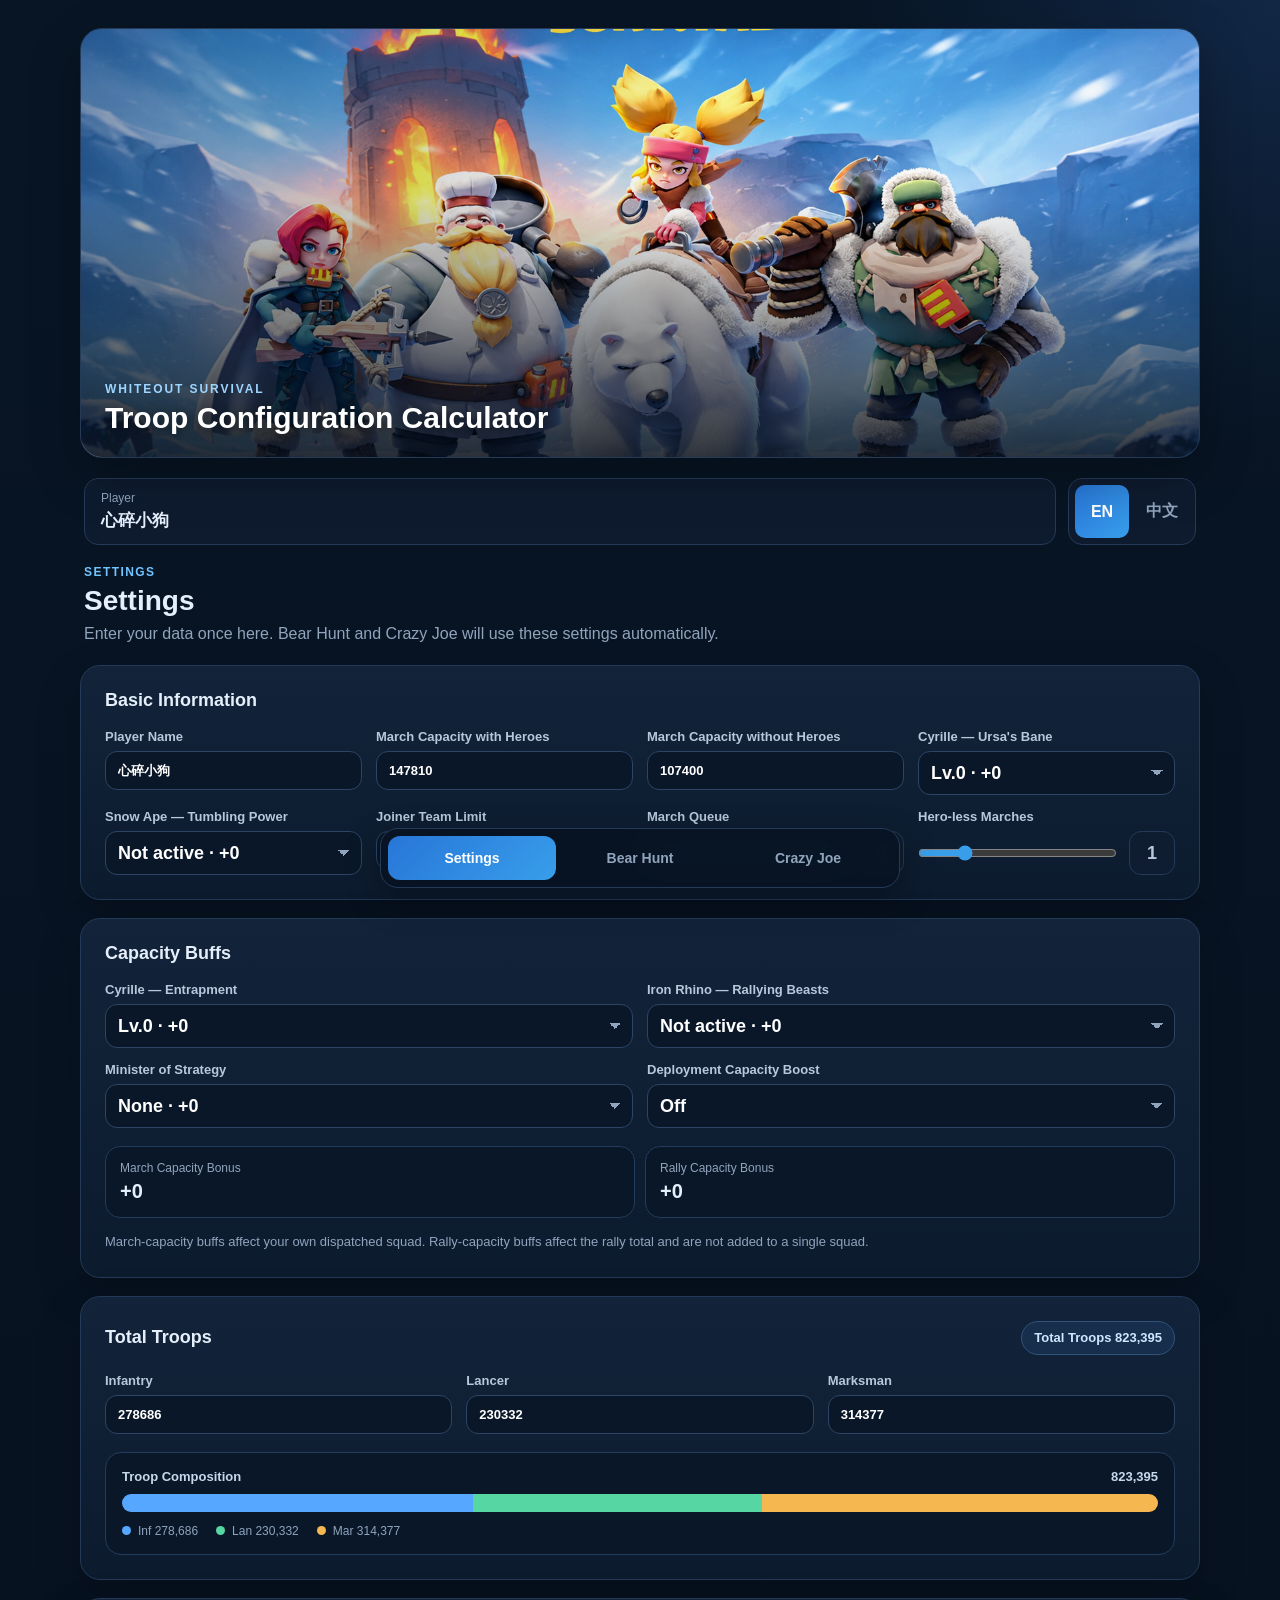
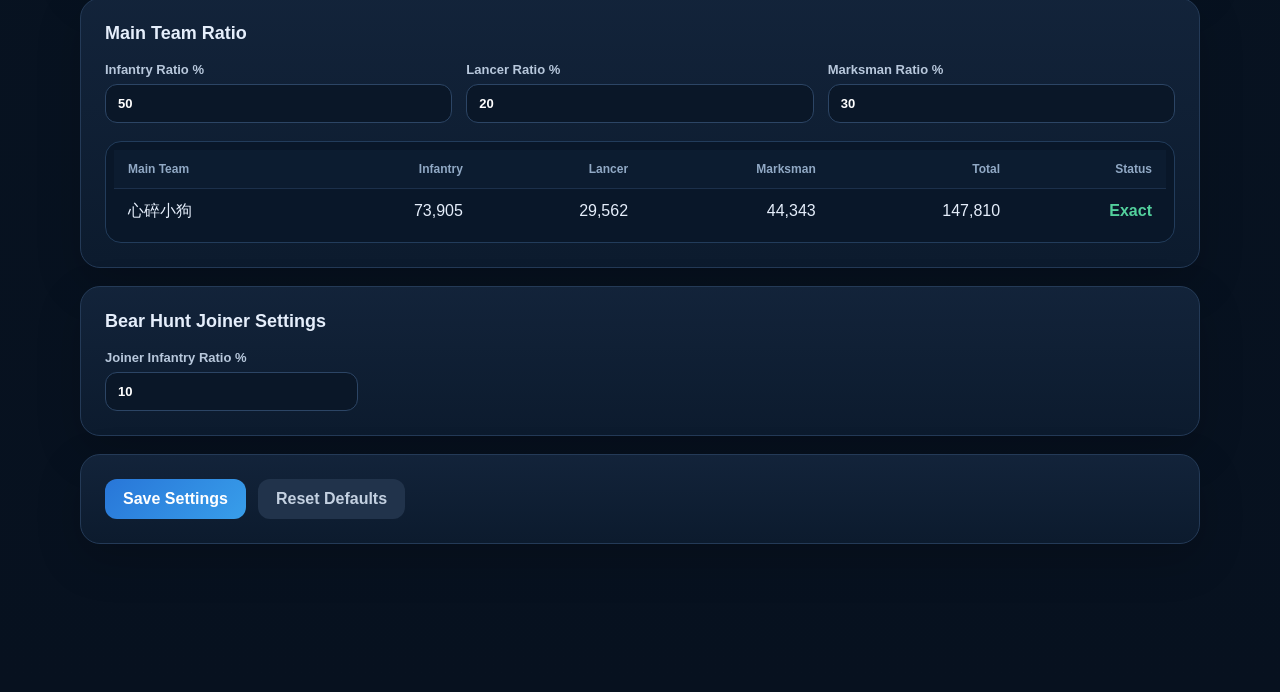
<file: index.html>
<!DOCTYPE html>
<html lang="zh-Hant">
<head>
  <meta charset="UTF-8">
  <meta name="viewport" content="width=device-width, initial-scale=1.0">
  <meta http-equiv="Cache-Control" content="no-cache, no-store, must-revalidate">
  <meta http-equiv="Pragma" content="no-cache">
  <meta http-equiv="Expires" content="0">
  <meta name="theme-color" content="#07111f">
  <title>Troop Ratio | Settings</title>
  <link rel="stylesheet" href="style.css?v=20261118-slider1">
</head>
<body data-page="settings">
  <main class="app"><section class="page-banner home-banner" aria-label="Whiteout Survival">
      <img src="assets/home.png?v=20261118-user1" alt="Whiteout Survival">
      <div class="page-banner-overlay">
        <div>
          <p>WHITEOUT SURVIVAL</p>
          <strong id="bannerTitle">Troop Configuration Calculator</strong>
        </div>
      </div>
    </section>

    <header class="hero player-only">
      <div class="player-toolbar">
        <div class="player-box">
          <span id="playerLabel">Player</span>
          <strong id="playerDisplay">心碎小狗</strong>
        </div>
        <div class="lang-switch" aria-label="Language">
          <button type="button" id="langEn" class="active">EN</button>
          <button type="button" id="langZh">中文</button>
        </div>
      </div>
    </header>

    

    <section class="page-title">
      <p class="kicker" id="settingsKicker">Settings</p>
      <h2 id="settingsTitle">Settings</h2>
      <p id="settingsDesc">Enter your data once here. Bear Hunt and Crazy Joe will use these settings automatically.</p>
    </section>

    <section class="card">
      <div class="section-head"><h3 id="basicTitle">Basic Information</h3></div>
      <div class="input-grid">
        <label><span id="labelPlayerName">Player Name</span><input id="playerName" type="text" value="心碎小狗"></label>
        <label><span id="labelWithHeroes">March Capacity with Heroes</span><input id="withHeroesCap" type="number" value="147810" min="0"></label>
        <label><span id="labelWithoutHeroes">March Capacity without Heroes</span><input id="withoutHeroesCap" type="number" value="107400" min="0"></label>
        <label><span id="labelCyrille">Cyrille — Ursa's Bane</span>
          <select id="cyrilleBonus">
            <option value="0">Lv.0 · +0</option>
            <option value="3000">Lv.1 · +3,000</option>
            <option value="6000">Lv.2 · +6,000</option>
            <option value="9000">Lv.3 · +9,000</option>
            <option value="12000">Lv.4 · +12,000</option>
            <option value="15000">Lv.5 · +15,000</option>
            <option value="18000">Lv.6 · +18,000</option>
            <option value="21000">Lv.7 · +21,000</option>
            <option value="24000">Lv.8 · +24,000</option>
            <option value="27000">Lv.9 · +27,000</option>
            <option value="30000">Lv.10 · +30,000</option>
          </select>
        </label>
        <label><span id="labelPet">Snow Ape — Tumbling Power</span>
          <select id="petBonus">
            <option value="0" data-en="Not active · +0" data-zh="未啟用 · +0">Not active · +0</option>
            <option value="1500">Lv.10 · +1,500</option>
            <option value="3000">Lv.20 · +3,000</option>
            <option value="4500">Lv.30 · +4,500</option>
            <option value="6000">Lv.40 · +6,000</option>
            <option value="7500">Lv.50 · +7,500</option>
            <option value="9000">Lv.60 · +9,000</option>
            <option value="10500">Lv.70 · +10,500</option>
            <option value="12000">Lv.80 · +12,000</option>
            <option value="13500">Lv.90 · +13,500</option>
            <option value="15000">Lv.100 · +15,000</option>
          </select>
        </label>
        <label><span id="labelJoinerLimit">Joiner Team Limit</span><input id="joinerLimit" type="number" value="97000" min="0"></label>
        <label><span id="labelMarchQueue">March Queue</span>
          <div class="range-row">
            <input id="marchQueueCount" type="range" min="0" max="6" step="1" value="6">
            <strong id="marchQueueValue" class="range-value">6</strong>
          </div>
        </label>
        <label><span id="labelHeroLess">Hero-less Joiner Count</span>
          <div class="range-row">
            <input id="heroLessJoinerCount" type="range" min="0" max="6" step="1" value="1">
            <strong id="heroLessJoinerValue" class="range-value">1</strong>
          </div>
        </label>
      </div>
    </section>

    <section class="card">
      <div class="section-head"><h3 id="capacityBuffTitle">Capacity Buffs</h3></div>
      <div class="input-grid two">
        <label><span id="labelCyrilleRally">Cyrille — Entrapment</span>
          <select id="cyrilleRallyBonus">
            <option value="0">Lv.0 · +0</option>
            <option value="30000">Lv.1 · +30,000</option>
            <option value="60000">Lv.2 · +60,000</option>
            <option value="90000">Lv.3 · +90,000</option>
            <option value="120000">Lv.4 · +120,000</option>
            <option value="150000">Lv.5 · +150,000</option>
            <option value="180000">Lv.6 · +180,000</option>
            <option value="210000">Lv.7 · +210,000</option>
            <option value="240000">Lv.8 · +240,000</option>
            <option value="270000">Lv.9 · +270,000</option>
            <option value="300000">Lv.10 · +300,000</option>
          </select>
        </label>
        <label><span id="labelPetRally">Iron Rhino — Rallying Beasts</span>
          <select id="petRallyBonus">
            <option value="0" data-en="Not active · +0" data-zh="未啟用 · +0">Not active · +0</option>
            <option value="60000">Lv.10 · +60,000</option>
            <option value="70000">Lv.20 · +70,000</option>
            <option value="80000">Lv.30 · +80,000</option>
            <option value="90000">Lv.40 · +90,000</option>
            <option value="100000">Lv.50 · +100,000</option>
            <option value="110000">Lv.60 · +110,000</option>
            <option value="120000">Lv.70 · +120,000</option>
            <option value="130000">Lv.80 · +130,000</option>
            <option value="140000">Lv.90 · +140,000</option>
            <option value="150000">Lv.100 · +150,000</option>
          </select>
        </label>
        <label><span id="labelMinister">Minister of Strategy</span>
          <select id="ministerBonus">
            <option value="0" data-en="None · +0" data-zh="無 · +0">None · +0</option>
            <option value="2500" data-en="Normal · +2,500" data-zh="戰略部長 · +2,500">Normal · +2,500</option>
            <option value="3750" data-en="Supreme · +3,750" data-zh="至高戰略部長 · +3,750">Supreme · +3,750</option>
          </select>
        </label>
        <label><span id="labelDeploymentBoost">Deployment Capacity Boost</span>
          <select id="deploymentBoost">
            <option value="0" data-en="Off" data-zh="關閉">Off</option>
            <option value="10" data-en="+10%" data-zh="+10%">+10%</option>
          </select>
        </label>
      </div>
      <div class="summary-grid two-summary">
        <div class="summary-tile"><span id="marchBonusLabel">March Capacity Bonus</span><strong id="marchBonusValue">+0</strong></div>
        <div class="summary-tile"><span id="rallyBonusLabel">Rally Capacity Bonus</span><strong id="rallyBonusValue">+0</strong></div>
      </div>
      <p class="hint" id="capacityBuffHint">March-capacity buffs affect your own dispatched squad. Rally-capacity buffs affect the rally total and are not added to a single squad.</p>
    </section>

    <section class="card">
      <div class="section-head">
        <h3 id="totalTitle">Total Troops</h3>
        <div id="totalTroops" class="metric-pill"></div>
      </div>
      <div class="input-grid three">
        <label><span id="labelInfantry">Infantry</span><input id="infantry" type="number" value="278686" min="0"></label>
        <label><span id="labelLancer">Lancer</span><input id="lancer" type="number" value="230332" min="0"></label>
        <label><span id="labelMarksman">Marksman</span><input id="marksman" type="number" value="314377" min="0"></label>
      </div>
      <div id="totalChart" class="chart-card"></div>
    </section>

    <section class="card">
      <div class="section-head"><h3 id="mainRatioTitle">Main Team Ratio</h3></div>
      <div class="input-grid three">
        <label><span id="labelMainInf">Infantry Ratio %</span><input id="mainInfRatio" type="number" value="50" min="0" max="100"></label>
        <label><span id="labelMainLan">Lancer Ratio %</span><input id="mainLanRatio" type="number" value="20" min="0" max="100"></label>
        <label><span id="labelMainMar">Marksman Ratio %</span><input id="mainMarRatio" type="number" value="30" min="0" max="100"></label>
      </div>
      <div id="mainRatioWarning" class="warning"></div>
      <div id="mainResult"></div>
    </section>

    <section class="card">
      <div class="section-head"><h3 id="bearJoinerTitle">Bear Hunt Joiner Settings</h3></div>
      <div class="input-grid two compact">
        <label><span id="labelJoinerInf">Joiner Infantry Ratio %</span><input id="joinerInfRatio" type="number" value="10" min="0" max="100"></label>
      </div>
    </section>

    <section class="card actions">
      <button id="saveBtn">Save Settings</button>
      <button id="resetBtn" class="secondary">Reset Defaults</button>
    </section>
  </main>

  <nav class="bottom-nav">
    <a href="index.html" class="active"><span id="navSettings">Settings</span></a>
    <a href="bear.html"><span id="navBear">Bear Hunt</span></a>
    <a href="cj.html"><span id="navCj">Crazy Joe</span></a>
  </nav>

  
  <script>
  (() => {
    const DEFAULTS = {
      playerName: "心碎小狗",
      withHeroesCap: 147810,
      withoutHeroesCap: 107400,
      cyrilleBonus: 0,
      petBonus: 0,
      cyrilleRallyBonus: 0,
      petRallyBonus: 0,
      ministerBonus: 0,
      deploymentBoost: 0,
      marchQueueCount: 6,
      joinerLimit: 97000,
      joinerCount: 5,
      infantry: 278686,
      lancer: 230332,
      marksman: 314377,
      mainInfRatio: 50,
      mainLanRatio: 20,
      mainMarRatio: 30,
      joinerInfRatio: 10,
      heroLessJoinerCount: 1
    };

    const ids = Object.keys(DEFAULTS);
    let language = localStorage.getItem("troopRatioLanguage") || "en";

    const I18N = {
      en: {
        playerLabel: "Player",
        bannerTitle: "Troop Configuration Calculator",
        settingsKicker: "Settings",
        settingsTitle: "Settings",
        settingsDesc: "Enter your data once here. Bear Hunt and Crazy Joe will use these settings automatically.",
        basicTitle: "Basic Information",
        labelPlayerName: "Player Name",
        labelWithHeroes: "March Capacity with Heroes",
        labelWithoutHeroes: "March Capacity without Heroes",
        labelCyrille: "Cyrille — Ursa's Bane",
        labelPet: "Snow Ape — Tumbling Power",
        capacityBuffTitle: "Capacity Buffs",
        labelCyrilleRally: "Cyrille — Entrapment",
        labelPetRally: "Iron Rhino — Rallying Beasts",
        labelMinister: "Minister of Strategy",
        labelDeploymentBoost: "Deployment Capacity Boost",
        labelMarchQueue: "March Queue",
        marchBonusLabel: "March Capacity Bonus",
        rallyBonusLabel: "Rally Capacity Bonus",
        capacityBuffHint: "March-capacity buffs affect your own dispatched squad. Rally-capacity buffs affect the rally total and are not added to a single squad.",
        labelJoinerLimit: "Joiner Team Limit",
        labelJoinerCount: "Joiner Count",
        labelHeroLess: "Hero-less Marches",
        totalTitle: "Total Troops",
        labelInfantry: "Infantry",
        labelLancer: "Lancer",
        labelMarksman: "Marksman",
        mainRatioTitle: "Main Team Ratio",
        labelMainInf: "Infantry Ratio %",
        labelMainLan: "Lancer Ratio %",
        labelMainMar: "Marksman Ratio %",
        bearJoinerTitle: "Bear Hunt Joiner Settings",
        labelJoinerInf: "Joiner Infantry Ratio %",
        save: "Save Settings",
        reset: "Reset Defaults",
        navSettings: "Settings",
        navBear: "Bear Hunt",
        navCj: "Crazy Joe",
        totalTroops: "Total Troops",
        composition: "Troop Composition",
        mainTeam: "Main Team",
        ratioWarning: "Main team ratio totals {n}%. It should be 100%.",
        unnamed: "Unnamed",
        saved: "Settings saved"
      },
      zh: {
        playerLabel: "玩家",
        bannerTitle: "活動兵力配置計算器",
        settingsKicker: "設定",
        settingsTitle: "設定",
        settingsDesc: "所有資料只需在這裡輸入一次，獵熊行動與瘋狂的喬伊頁面會直接讀取。",
        basicTitle: "基本資料",
        labelPlayerName: "玩家名稱",
        labelWithHeroes: "有英雄出征容量",
        labelWithoutHeroes: "無英雄出征容量",
        labelCyrille: "西里爾 — 巨熊剋星",
        labelPet: "雪猿 — 翻滾之力",
        capacityBuffTitle: "容量加成",
        labelCyrilleRally: "西里爾 — 四方圍獵",
        labelPetRally: "板齒犀 — 集結獸群",
        labelMinister: "戰略部長",
        labelDeploymentBoost: "出征容量增益",
        labelMarchQueue: "出征隊數",
        marchBonusLabel: "出征容量加成",
        rallyBonusLabel: "集結容量加成",
        capacityBuffHint: "出征容量加成會影響自己的單隊容量；集結容量加成只影響整體集結上限，不會加到單隊容量。",
        labelJoinerLimit: "Joiner 單隊上限",
        labelJoinerCount: "Joiner 數量",
        labelHeroLess: "無英雄隊數",
        totalTitle: "總兵力",
        labelInfantry: "盾兵 Infantry",
        labelLancer: "矛兵 Lancer",
        labelMarksman: "射手 Marksman",
        mainRatioTitle: "主隊比例",
        labelMainInf: "盾兵比例 %",
        labelMainLan: "矛兵比例 %",
        labelMainMar: "射手比例 %",
        bearJoinerTitle: "獵熊行動加入者設定",
        labelJoinerInf: "Joiner 盾兵比例 %",
        save: "儲存設定",
        reset: "恢復預設值",
        navSettings: "設定",
        navBear: "獵熊行動",
        navCj: "瘋狂的喬伊",
        totalTroops: "總兵力",
        composition: "總兵力構成",
        mainTeam: "主隊",
        ratioWarning: "主隊比例目前合計 {n}%，應為 100%。",
        unnamed: "未命名",
        saved: "設定已儲存"
      }
    };

    function applyLanguage(lang) {
      language = lang;
      localStorage.setItem("troopRatioLanguage", lang);
      const t = I18N[lang];
      const textIds = [
        "playerLabel","bannerTitle","settingsKicker","settingsTitle","settingsDesc","basicTitle",
        "labelPlayerName","labelWithHeroes","labelWithoutHeroes","labelCyrille","labelPet",
        "capacityBuffTitle","labelCyrilleRally","labelPetRally","labelMinister","labelDeploymentBoost",
        "labelMarchQueue","marchBonusLabel","rallyBonusLabel","capacityBuffHint",
        "labelJoinerLimit","labelHeroLess","totalTitle","labelInfantry",
        "labelLancer","labelMarksman","mainRatioTitle","labelMainInf","labelMainLan",
        "labelMainMar","bearJoinerTitle","labelJoinerInf","navSettings","navBear","navCj"
      ];
      textIds.forEach(id => {
        const el = document.getElementById(id);
        if (el) el.textContent = t[id];
      });
      document.getElementById("saveBtn").textContent = t.save;
      document.getElementById("resetBtn").textContent = t.reset;
      document.getElementById("langEn").classList.toggle("active", lang === "en");
      document.getElementById("langZh").classList.toggle("active", lang === "zh");
      document.querySelectorAll("option[data-en][data-zh]").forEach(option => {
        option.textContent = option.dataset[lang];
      });
      document.title = lang === "en" ? "Troop Ratio | Settings" : "Troop Ratio｜設定";
      document.documentElement.lang = lang === "en" ? "en" : "zh-Hant";
      render();
    }

    function readSaved() {
      try {
        const raw = localStorage.getItem("troopRatioSettings");
        return raw ? { ...DEFAULTS, ...JSON.parse(raw) } : { ...DEFAULTS };
      } catch {
        return { ...DEFAULTS };
      }
    }

    function fillOnce() {
      const data = readSaved();
      if (data.playerName === "心碎") {
        data.playerName = "心碎小狗";
        localStorage.setItem("troopRatioSettings", JSON.stringify(data));
      }
      ids.forEach(id => {
        const el = document.getElementById(id);
        if (el && data[id] !== undefined) el.value = data[id];
      });
    }

    function value(id) {
      const el = document.getElementById(id);
      if (!el) return 0;
      if (typeof DEFAULTS[id] === "number") return el.value === "" ? 0 : Number(el.value);
      return el.value;
    }

    function fmt(n) {
      return Math.round(Number(n) || 0).toLocaleString("en-US");
    }

    function save() {
      const data = {};
      ids.forEach(id => {
        const el = document.getElementById(id);
        if (!el) return;
        data[id] = typeof DEFAULTS[id] === "number"
          ? (el.value === "" ? 0 : Number(el.value))
          : el.value;
      });
      localStorage.setItem("troopRatioSettings", JSON.stringify(data));
    }

    function status(total, target) {
      if (total === target) return ["Exact", "status-exact"];
      if (total < target) return ["Under", "status-under"];
      return ["Over", "status-over"];
    }

    function table(title, row, target) {
      const [statusLabel, css] = status(row.total, target);
      const th = language === "en"
        ? { inf:"Infantry", lan:"Lancer", mar:"Marksman", total:"Total", status:"Status" }
        : { inf:"盾兵", lan:"矛兵", mar:"射手", total:"總數", status:"狀態" };
      const label = language === "en"
        ? statusLabel
        : ({ Exact:"剛好", Under:"不足", Over:"超出" }[statusLabel] || statusLabel);
      return `
        <div class="table-wrap">
          <table>
            <thead>
              <tr>
                <th>${title}</th><th>${th.inf}</th><th>${th.lan}</th><th>${th.mar}</th><th>${th.total}</th><th>${th.status}</th>
              </tr>
            </thead>
            <tbody>
              <tr>
                <td>${row.name}</td>
                <td data-label="${th.inf}">${fmt(row.infantry)}</td>
                <td data-label="${th.lan}">${fmt(row.lancer)}</td>
                <td data-label="${th.mar}">${fmt(row.marksman)}</td>
                <td data-label="${th.total}">${fmt(row.total)}</td>
                <td data-label="${th.status}" class="${css}">${label}</td>
              </tr>
            </tbody>
          </table>
        </div>`;
    }

    function render() {
      const inf = value("infantry");
      const lan = value("lancer");
      const mar = value("marksman");
      const total = inf + lan + mar;

      document.getElementById("playerDisplay").textContent = value("playerName") || I18N[language].unnamed;
      document.getElementById("marchQueueValue").textContent = value("marchQueueCount");
      document.getElementById("heroLessJoinerValue").textContent = value("heroLessJoinerCount");
      document.getElementById("totalTroops").textContent = I18N[language].totalTroops + " " + fmt(total);
      const preMinisterBonus = value("cyrilleBonus") + value("petBonus");
      const preBoostCap = value("withHeroesCap") + preMinisterBonus;
      const percentBonus = Math.floor(preBoostCap * value("deploymentBoost") / 100);
      const marchBonus = preMinisterBonus + percentBonus + value("ministerBonus");
      const rallyBonus = value("cyrilleRallyBonus") + value("petRallyBonus");
      document.getElementById("marchBonusValue").textContent = "+" + fmt(marchBonus);
      document.getElementById("rallyBonusValue").textContent = "+" + fmt(rallyBonus);

      const all = total || 1;
      document.getElementById("totalChart").innerHTML = `
        <div class="chart-title"><span>${I18N[language].composition}</span><span>${fmt(total)}</span></div>
        <div class="stackbar">
          <span class="seg inf" style="width:${inf / all * 100}%"></span>
          <span class="seg lan" style="width:${lan / all * 100}%"></span>
          <span class="seg mar" style="width:${mar / all * 100}%"></span>
        </div>
        <div class="legend">
          <span class="legend-item"><i class="dot inf"></i>${language === "en" ? "Inf" : "盾"} ${fmt(inf)}</span>
          <span class="legend-item"><i class="dot lan"></i>${language === "en" ? "Lan" : "矛"} ${fmt(lan)}</span>
          <span class="legend-item"><i class="dot mar"></i>${language === "en" ? "Mar" : "射"} ${fmt(mar)}</span>
        </div>`;

      const rInf = value("mainInfRatio");
      const rLan = value("mainLanRatio");
      const rMar = value("mainMarRatio");
      const ratioTotal = rInf + rLan + rMar;

      document.getElementById("mainRatioWarning").textContent =
        ratioTotal === 100 ? "" : I18N[language].ratioWarning.replace("{n}", ratioTotal);

      const preMinisterCap = value("withHeroesCap") + value("cyrilleBonus") + value("petBonus");
      const cap = Math.floor(preMinisterCap * (1 + value("deploymentBoost") / 100)) + value("ministerBonus");
      const mainInf = Math.floor(cap * rInf / 100);
      const mainLan = Math.floor(cap * rLan / 100);
      const mainMar = Math.max(0, cap - mainInf - mainLan);

      const row = {
        name: value("playerName") || I18N[language].mainTeam,
        infantry: mainInf,
        lancer: mainLan,
        marksman: mainMar,
        total: mainInf + mainLan + mainMar
      };

      document.getElementById("mainResult").innerHTML = table(I18N[language].mainTeam, row, cap);
    }

    fillOnce();
    applyLanguage(language);

    document.getElementById("langEn").addEventListener("click", () => applyLanguage("en"));
    document.getElementById("langZh").addEventListener("click", () => applyLanguage("zh"));

    document.querySelectorAll("input, select").forEach(input => {
      input.addEventListener("input", () => {
        save();
        render();
      });
      input.addEventListener("change", () => {
        save();
        render();
      });
    });

    document.getElementById("saveBtn").addEventListener("click", () => {
      save();
      render();
      alert(I18N[language].saved);
    });

    document.getElementById("resetBtn").addEventListener("click", () => {
      localStorage.removeItem("troopRatioSettings");
      ids.forEach(id => {
        const el = document.getElementById(id);
        if (el) el.value = DEFAULTS[id];
      });
      save();
      render();
    });
  })();
  </script>
</body>
</html>
</file>
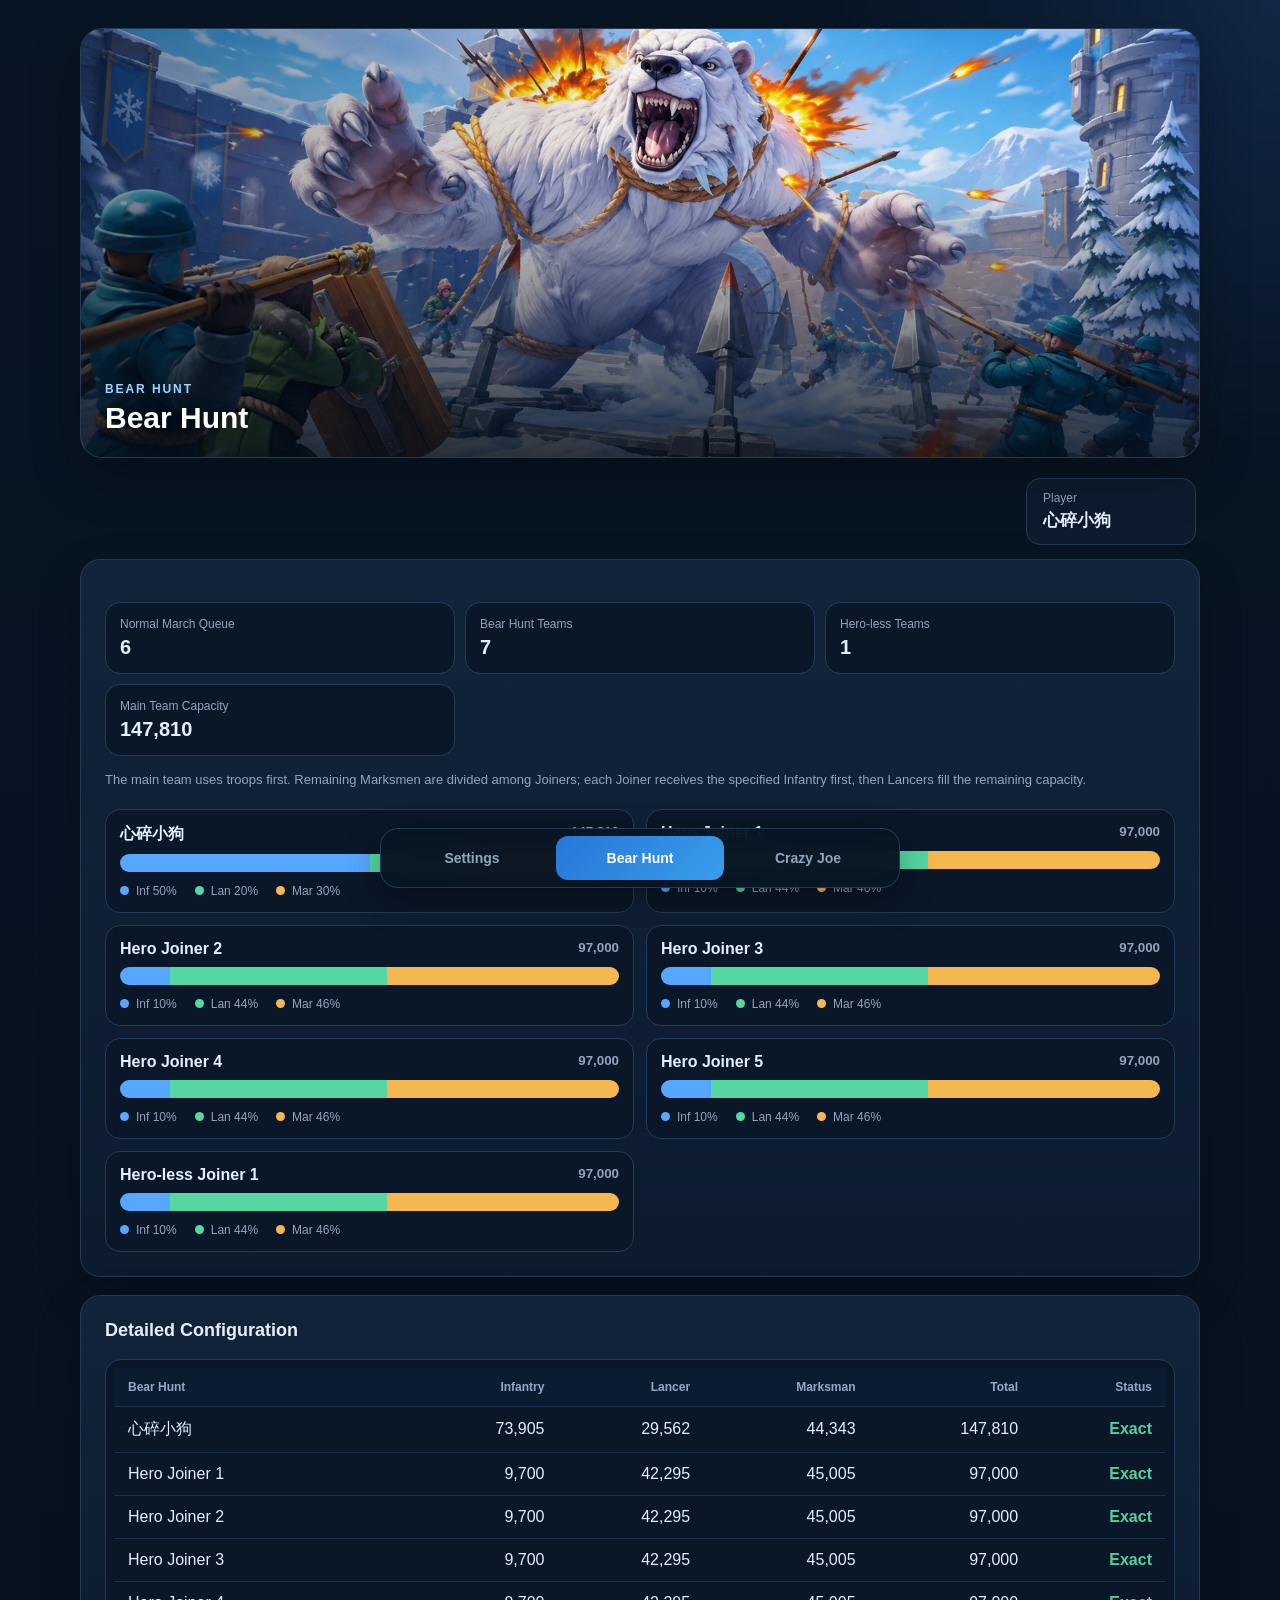
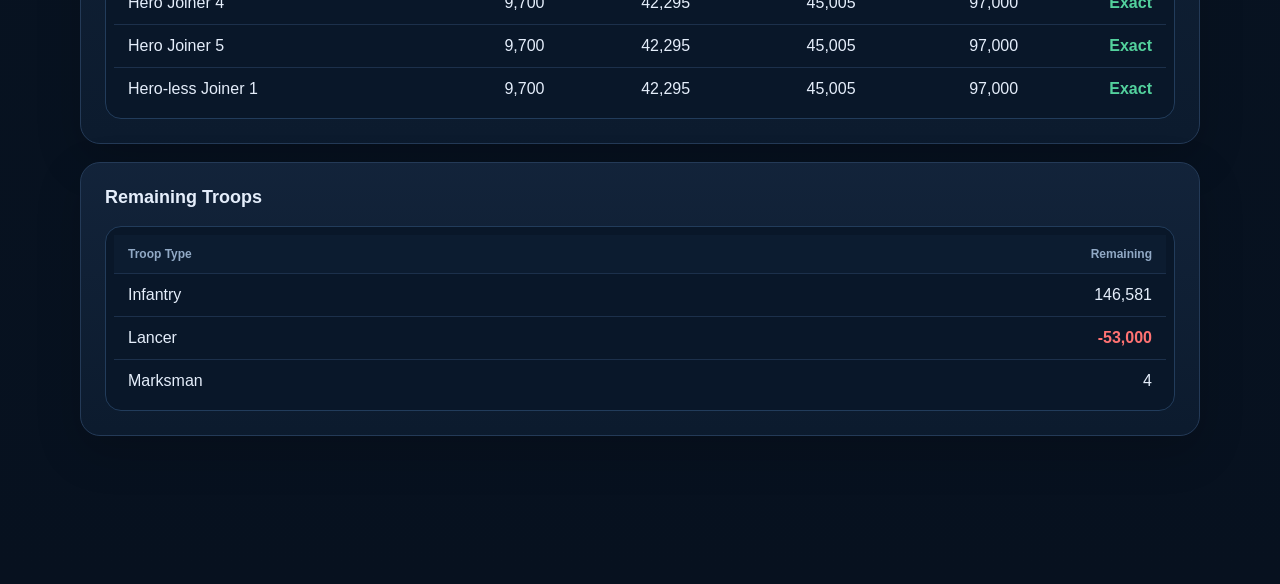
<file: bear.html>
<!DOCTYPE html>
<html lang="zh-Hant">
<head>
  <meta charset="UTF-8">
  <meta name="viewport" content="width=device-width, initial-scale=1.0">
  <meta http-equiv="Cache-Control" content="no-cache, no-store, must-revalidate">
  <meta http-equiv="Pragma" content="no-cache">
  <meta http-equiv="Expires" content="0">
  <meta name="theme-color" content="#07111f">
  <title id="pageTitle">Troop Ratio | Bear Hunt</title>
  <link rel="stylesheet" href="style.css?v=20261118-slider1">
</head>
<body data-page="bear">
  <main class="app"><section class="bear-banner" aria-label="Bear Hunt">
      <img
        src="assets/bear.png?v=20261118-user1" alt="Whiteout Survival Bear Hunt"
      >
      <div class="bear-banner-overlay">
        <div>
          <p>BEAR HUNT</p>
          <strong id="bannerActivityTitle">Bear Hunt</strong>
        </div>
      </div>
    </section>

    <header class="hero compact-hero player-only">
      <div class="player-box">
        <span id="playerLabel">Player</span>
        <strong id="playerDisplay">心碎小狗</strong>
      </div>
    </header>

    

    <section class="card">
      <div id="bearSummary" class="summary-grid"></div>
      <p class="hint" id="bearHint">The main team uses troops first. Remaining Marksmen are divided among Joiners; each Joiner receives the specified Infantry first, then Lancers fill the remaining capacity.</p>
      <div id="bearChart" class="chart-list"></div>
    </section>

    <section class="card">
      <div class="section-head"><h3 id="detailTitle">Detailed Configuration</h3></div>
      <div id="bearResult"></div>
    </section>

    <section class="card">
      <div class="section-head"><h3 id="remainingTitle">Remaining Troops</h3></div>
      <div id="bearRemaining"></div>
    </section>
  </main>

  <nav class="bottom-nav">
    <a href="index.html"><span id="navSettings">Settings</span></a>
    <a href="bear.html" class="active"><span id="navBear">Bear Hunt</span></a>
    <a href="cj.html"><span id="navCj">Crazy Joe</span></a>
  </nav>

  <script src="app.js?v=20261118-minister1"></script>
</body>
</html>
</file>
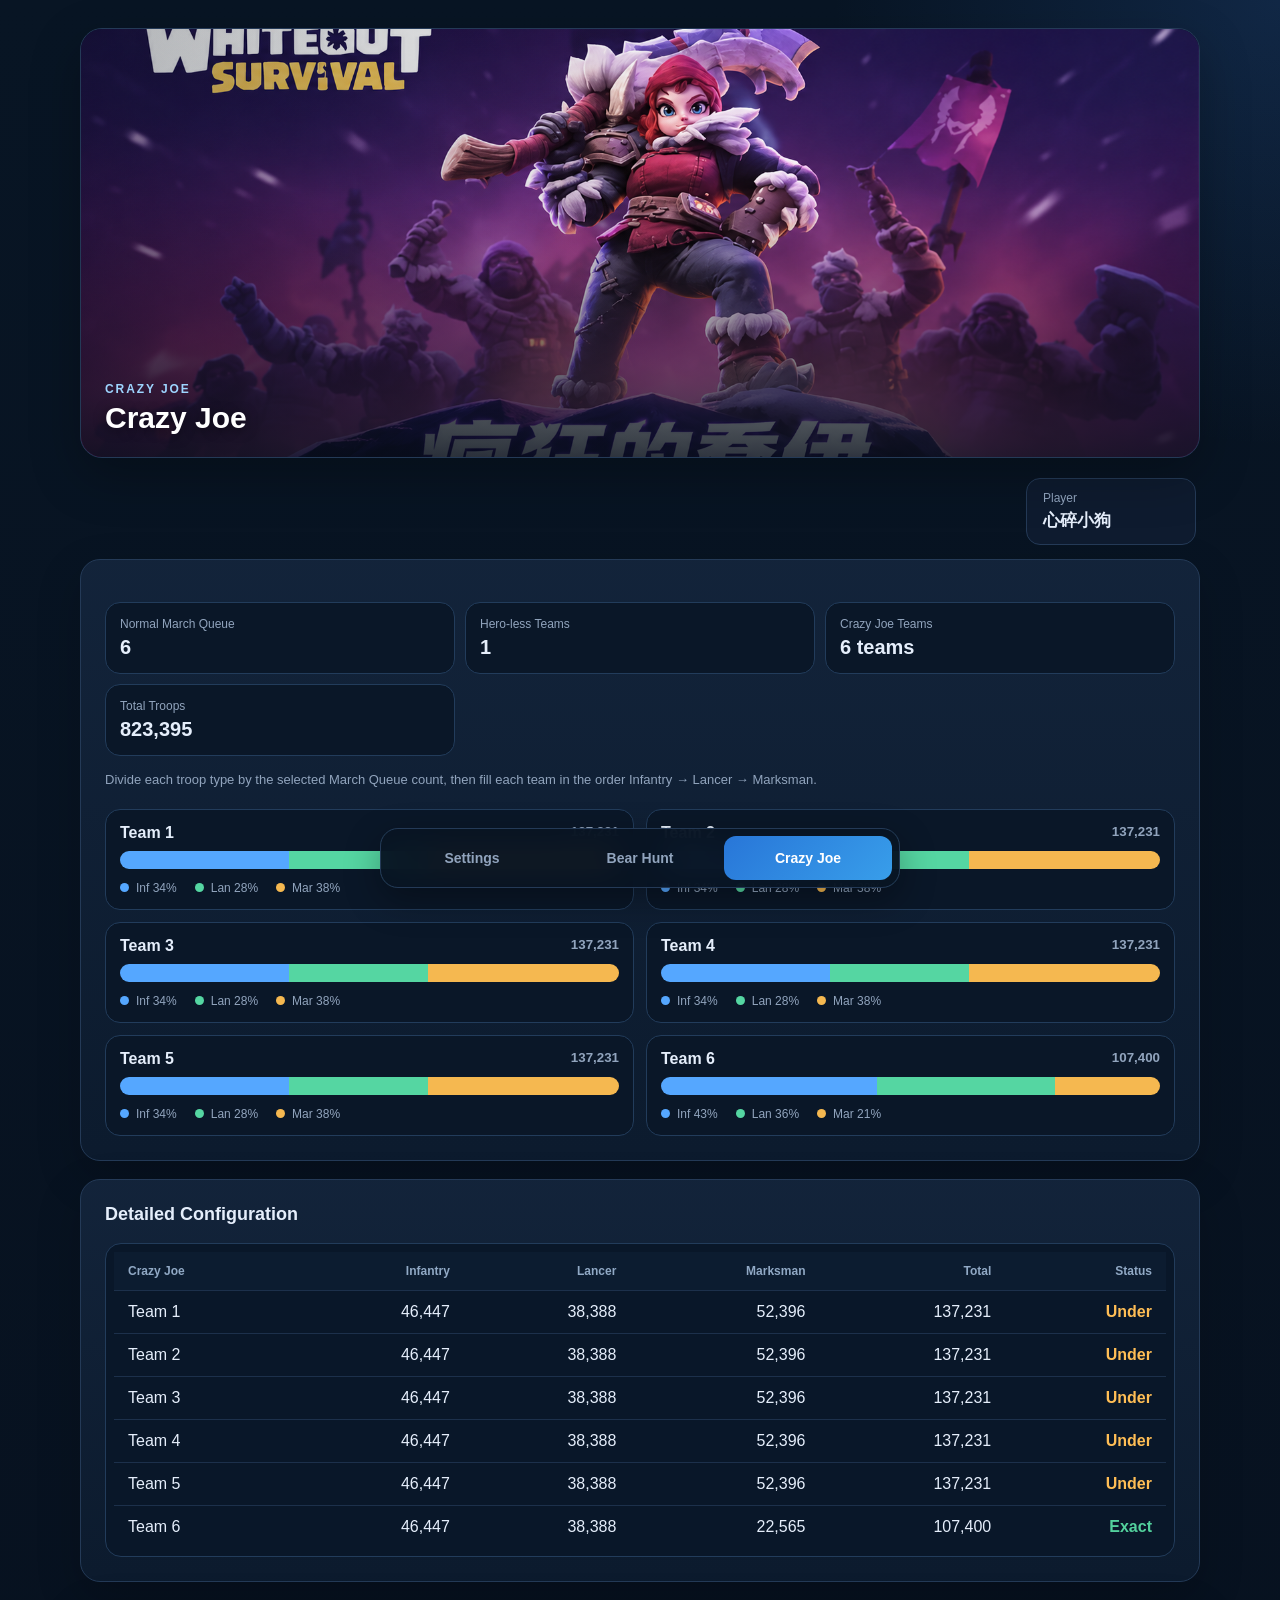
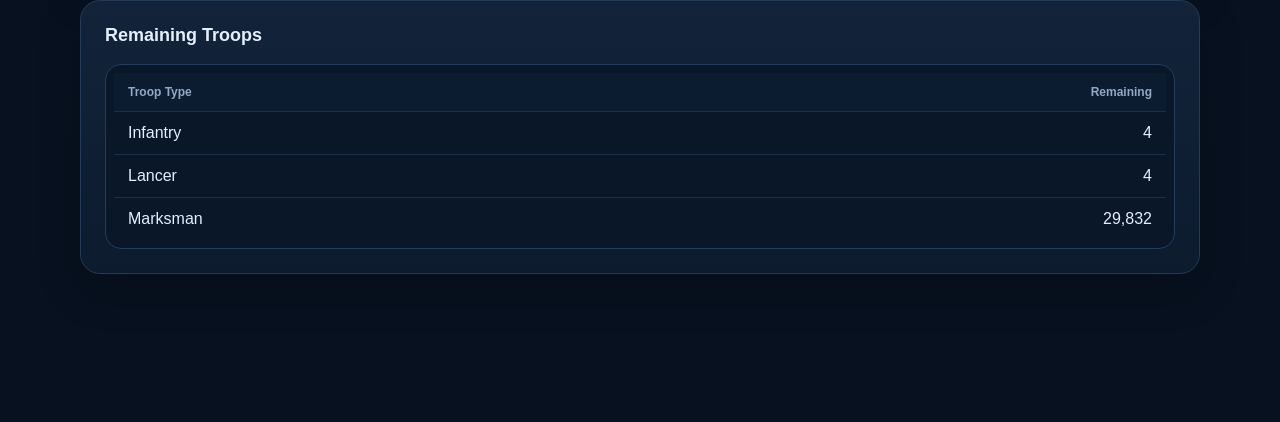
<file: cj.html>
<!DOCTYPE html>
<html lang="zh-Hant">
<head>
  <meta charset="UTF-8">
  <meta name="viewport" content="width=device-width, initial-scale=1.0">
  <meta http-equiv="Cache-Control" content="no-cache, no-store, must-revalidate">
  <meta http-equiv="Pragma" content="no-cache">
  <meta http-equiv="Expires" content="0">
  <meta name="theme-color" content="#07111f">
  <title id="pageTitle">Troop Ratio | Crazy Joe</title>
  <link rel="stylesheet" href="style.css?v=20261118-slider1">
</head>
<body data-page="cj">
  <main class="app"><section class="page-banner crazy-joe-banner" aria-label="Crazy Joe">
      <img src="assets/crazy-joe.png?v=20261118-user1" alt="Crazy Joe">
      <div class="page-banner-overlay">
        <div>
          <p>CRAZY JOE</p>
          <strong id="bannerActivityTitle">Crazy Joe</strong>
        </div>
      </div>
    </section>

    <header class="hero compact-hero player-only">
      <div class="player-box">
        <span id="playerLabel">Player</span>
        <strong id="playerDisplay">心碎小狗</strong>
      </div>
    </header>

    

    <section class="card">
      <div id="cjSummary" class="summary-grid"></div>
      <p class="hint" id="cjHint">Original Excel logic: divide each troop type by 6, then fill each team in the order Infantry → Lancer → Marksman.</p>
      <div id="cjChart" class="chart-list"></div>
    </section>

    <section class="card">
      <div class="section-head"><h3 id="detailTitle">Detailed Configuration</h3></div>
      <div id="cjResult"></div>
    </section>

    <section class="card">
      <div class="section-head"><h3 id="remainingTitle">Remaining Troops</h3></div>
      <div id="cjRemaining"></div>
    </section>
  </main>

  <nav class="bottom-nav">
    <a href="index.html"><span id="navSettings">Settings</span></a>
    <a href="bear.html"><span id="navBear">Bear Hunt</span></a>
    <a href="cj.html" class="active"><span id="navCj">Crazy Joe</span></a>
  </nav>

  <script src="app.js?v=20261118-minister1"></script>
</body>
</html>
</file>
<file: style.css>
* {
  box-sizing: border-box;
}

:root {
  font-family: -apple-system, BlinkMacSystemFont, "Segoe UI", "Noto Sans TC", sans-serif;
  color: #e5eefb;
  background: #07111f;
  --bg: #07111f;
  --panel: #0f1d31;
  --panel-2: #13243b;
  --line: #243a57;
  --text: #e8f0fb;
  --muted: #91a4bd;
  --blue: #4aa3ff;
  --blue-2: #70c4ff;
  --green: #53d19d;
  --amber: #ffbe55;
  --red: #ff7272;
  --inf: #55a7ff;
  --lan: #55d6a2;
  --mar: #f5b850;
}

html {
  background: var(--bg);
}

body {
  margin: 0;
  min-height: 100vh;
  background:
    radial-gradient(circle at top right, rgba(57, 122, 220, 0.18), transparent 28rem),
    linear-gradient(180deg, #081524 0%, #07111f 100%);
}

button,
input,
select {
  font: inherit;
}

.app {
  width: min(1120px, calc(100% - 40px));
  margin: 28px auto 64px;
}

.hero {
  display: flex;
  justify-content: space-between;
  align-items: end;
  gap: 24px;
  padding: 8px 4px 22px;
}

.eyebrow,
.kicker {
  margin: 0 0 6px;
  color: var(--blue-2);
  font-size: 12px;
  font-weight: 800;
  letter-spacing: .12em;
  text-transform: uppercase;
}

.hero h1 {
  margin: 0;
  font-size: clamp(32px, 5vw, 52px);
  line-height: 1;
}

.subtitle {
  margin: 10px 0 0;
  color: var(--muted);
}

.player-box {
  min-width: 170px;
  padding: 12px 16px;
  border: 1px solid var(--line);
  border-radius: 14px;
  background: rgba(15, 29, 49, .88);
}

.player-box span {
  display: block;
  margin-bottom: 4px;
  color: var(--muted);
  font-size: 12px;
}

.player-box strong {
  font-size: 17px;
}

.tabs {
  position: sticky;
  top: 10px;
  z-index: 20;
  display: grid;
  grid-template-columns: repeat(3, 1fr);
  gap: 8px;
  padding: 7px;
  margin-bottom: 18px;
  border: 1px solid var(--line);
  border-radius: 16px;
  background: rgba(8, 20, 35, .88);
  backdrop-filter: blur(14px);
}

.tab-btn {
  border: 0;
  border-radius: 11px;
  padding: 11px 14px;
  color: var(--muted);
  background: transparent;
  font-weight: 800;
  cursor: pointer;
}

.tab-btn.active {
  color: #fff;
  background: linear-gradient(135deg, #2876d8, #389eea);
  box-shadow: 0 6px 18px rgba(54, 151, 233, .25);
}

.tab-page {
  display: none;
}

.tab-page.active {
  display: block;
}

.card {
  margin-bottom: 18px;
  padding: 24px;
  border: 1px solid var(--line);
  border-radius: 20px;
  background: linear-gradient(180deg, rgba(19, 36, 59, .96), rgba(12, 27, 46, .98));
  box-shadow: 0 16px 45px rgba(0, 0, 0, .18);
}

.section-head {
  display: flex;
  justify-content: space-between;
  align-items: center;
  gap: 16px;
  margin-bottom: 18px;
}

.section-head h2 {
  margin: 0;
  font-size: 22px;
}

.metric-pill {
  display: inline-flex;
  align-items: center;
  min-height: 34px;
  padding: 7px 12px;
  border: 1px solid #31527a;
  border-radius: 999px;
  color: #cfe6ff;
  background: rgba(49, 103, 166, .18);
  font-size: 13px;
  font-weight: 800;
}

.input-grid {
  display: grid;
  grid-template-columns: repeat(4, minmax(0, 1fr));
  gap: 14px;
}

.input-grid.three {
  grid-template-columns: repeat(3, minmax(0, 1fr));
}

.input-grid.two {
  grid-template-columns: repeat(2, minmax(0, 1fr));
}

.input-grid.compact {
  max-width: 520px;
}

label {
  display: flex;
  flex-direction: column;
  gap: 7px;
  color: #b8c8dc;
  font-size: 13px;
  font-weight: 700;
}

input,
select {
  width: 100%;
  border: 1px solid #2c4565;
  border-radius: 12px;
  padding: 11px 12px;
  color: #fff;
  background: #0a1728;
}

input:focus,
select:focus {
  outline: 2px solid rgba(74, 163, 255, .38);
  border-color: var(--blue);
}

.hint,
.warning {
  margin: 14px 0 0;
  line-height: 1.6;
}

.hint {
  color: var(--muted);
  font-size: 13px;
}

.warning {
  color: var(--amber);
  font-weight: 800;
}

.chart-card,
.chart-list {
  margin-top: 18px;
}

.chart-card {
  padding: 16px;
  border: 1px solid #223c5b;
  border-radius: 16px;
  background: #091729;
}

.chart-title {
  display: flex;
  justify-content: space-between;
  gap: 12px;
  margin-bottom: 10px;
  color: #c7d8ec;
  font-size: 13px;
  font-weight: 800;
}

.stackbar {
  display: flex;
  width: 100%;
  height: 18px;
  overflow: hidden;
  border-radius: 999px;
  background: #07101d;
}

.seg.inf { background: var(--inf); }
.seg.lan { background: var(--lan); }
.seg.mar { background: var(--mar); }

.legend {
  display: flex;
  flex-wrap: wrap;
  gap: 12px 18px;
  margin-top: 12px;
  color: var(--muted);
  font-size: 12px;
}

.legend-item {
  display: inline-flex;
  align-items: center;
  gap: 7px;
}

.dot {
  width: 9px;
  height: 9px;
  border-radius: 50%;
}

.dot.inf { background: var(--inf); }
.dot.lan { background: var(--lan); }
.dot.mar { background: var(--mar); }

.chart-list {
  display: grid;
  grid-template-columns: repeat(2, minmax(0, 1fr));
  gap: 12px;
}

.team-chart {
  padding: 14px;
  border: 1px solid #223c5b;
  border-radius: 15px;
  background: #0a1728;
}

.team-chart .name {
  display: flex;
  justify-content: space-between;
  gap: 10px;
  margin-bottom: 9px;
  font-weight: 800;
}

.team-chart .name small {
  color: var(--muted);
  font-weight: 700;
}

.summary-grid {
  display: grid;
  grid-template-columns: repeat(3, minmax(0, 1fr));
  gap: 10px;
  margin-top: 18px;
}

.summary-tile {
  padding: 14px;
  border: 1px solid #223c5b;
  border-radius: 15px;
  background: #0a1728;
}

.summary-tile span {
  display: block;
  color: var(--muted);
  font-size: 12px;
}

.summary-tile strong {
  display: block;
  margin-top: 5px;
  font-size: 20px;
}

.table-wrap {
  margin-top: 18px;
  padding: 8px;
  overflow-x: auto;
  border: 1px solid #223c5b;
  border-radius: 16px;
  background: #091729;
}

table {
  width: 100%;
  min-width: 680px;
  border-collapse: collapse;
}

th,
td {
  padding: 12px 14px;
  border-bottom: 1px solid #1c304b;
  text-align: right;
  white-space: nowrap;
}

th:first-child,
td:first-child {
  text-align: left;
}

th {
  color: #91a9c5;
  background: #0c1c30;
  font-size: 12px;
}

tbody tr:last-child td {
  border-bottom: 0;
}

.status-exact {
  color: var(--green);
  font-weight: 800;
}

.status-under {
  color: var(--amber);
  font-weight: 800;
}

.status-over,
.negative {
  color: var(--red);
  font-weight: 800;
}

.subsection {
  margin-top: 24px;
}

.subsection h3 {
  margin: 0 0 8px;
  font-size: 16px;
}

.actions {
  display: flex;
  gap: 12px;
}

.actions button {
  border: 0;
  border-radius: 12px;
  padding: 11px 18px;
  color: #fff;
  background: linear-gradient(135deg, #2876d8, #389eea);
  font-weight: 800;
  cursor: pointer;
}

.actions button.secondary {
  color: #c4d1e1;
  background: #21334b;
}

@media (max-width: 820px) {
  .app {
    width: min(100% - 24px, 1120px);
    margin: 16px auto 36px;
  }

  .hero {
    align-items: stretch;
    flex-direction: column;
    gap: 14px;
  }

  .player-box {
    min-width: 0;
  }

  .card {
    padding: 18px;
    border-radius: 17px;
  }

  .input-grid,
  .input-grid.three,
  .input-grid.two {
    grid-template-columns: repeat(2, minmax(0, 1fr));
  }

  .chart-list {
    grid-template-columns: 1fr;
  }

  .summary-grid {
    grid-template-columns: repeat(3, minmax(0, 1fr));
  }

  .table-wrap {
    padding: 0;
    overflow: visible;
    border: 0;
    background: transparent;
  }

  table {
    min-width: 0;
    border-collapse: separate;
    border-spacing: 0;
  }

  table thead {
    display: none;
  }

  table,
  table tbody,
  table tr,
  table td {
    display: block;
    width: 100%;
  }

  table tr {
    margin-bottom: 12px;
    padding: 10px 14px;
    border: 1px solid #223c5b;
    border-radius: 15px;
    background: #091729;
  }

  table td {
    display: flex;
    justify-content: space-between;
    gap: 18px;
    padding: 8px 0;
    border-bottom: 1px solid #1c304b;
    text-align: right;
    white-space: normal;
  }

  table td:first-child {
    font-size: 16px;
    font-weight: 900;
    text-align: left;
  }

  table td:last-child {
    border-bottom: 0;
  }

  table td[data-label]::before {
    content: attr(data-label);
    color: var(--muted);
    font-size: 12px;
    font-weight: 700;
    text-align: left;
  }

  table td:first-child::before {
    content: none;
  }
}

@media (max-width: 520px) {
  .app {
    width: min(100% - 20px, 1120px);
  }

  .tabs {
    top: 6px;
  }

  .card {
    padding: 16px;
  }

  .input-grid,
  .input-grid.three,
  .input-grid.two {
    grid-template-columns: 1fr;
  }

  .summary-grid {
    grid-template-columns: 1fr;
  }

  .section-head {
    align-items: flex-start;
    flex-direction: column;
  }

  .actions {
    flex-direction: column;
  }

  .actions button {
    width: 100%;
  }
}

body { padding-bottom: 84px; }

.page-title {
  margin: 4px 4px 18px;
  padding: 2px 0 4px;
}

.page-title h2 {
  margin: 0;
  font-size: 28px;
}

.page-title p:last-child {
  margin: 8px 0 0;
  color: var(--muted);
}

.card h3 {
  margin: 0;
  font-size: 18px;
}

.compact-hero h1 {
  font-size: clamp(30px, 5vw, 44px);
}

.bottom-nav {
  position: fixed;
  left: 50%;
  bottom: 12px;
  z-index: 50;
  transform: translateX(-50%);
  display: grid;
  grid-template-columns: repeat(3, minmax(92px, 1fr));
  width: min(520px, calc(100% - 24px));
  padding: 7px;
  border: 1px solid var(--line);
  border-radius: 18px;
  background: rgba(8, 20, 35, .94);
  box-shadow: 0 12px 36px rgba(0, 0, 0, .32);
  backdrop-filter: blur(16px);
}

.bottom-nav a {
  display: flex;
  align-items: center;
  justify-content: center;
  min-height: 44px;
  border-radius: 12px;
  color: var(--muted);
  text-decoration: none;
  font-size: 14px;
  font-weight: 800;
}

.bottom-nav a.active {
  color: #fff;
  background: linear-gradient(135deg, #2876d8, #389eea);
}

@media (max-width: 520px) {
  body { padding-bottom: 82px; }

  .app {
    width: calc(100% - 28px);
    margin-left: auto;
    margin-right: auto;
  }

  .card {
    padding: 18px;
    margin-left: 0;
    margin-right: 0;
  }

  .bottom-nav {
    bottom: 8px;
    width: calc(100% - 20px);
  }
}

.bear-banner {
  position: relative;
  width: 100%;
  aspect-ratio: 16 / 9;
  max-height: 430px;
  overflow: hidden;
  margin: 0 0 20px;
  border: 1px solid var(--line);
  border-radius: 22px;
  background: #0a1728;
  box-shadow: 0 18px 50px rgba(0, 0, 0, .26);
}

.bear-banner img {
  display: block;
  width: 100%;
  height: 100%;
  object-fit: cover;
  object-position: center;
}

.bear-banner::after {
  content: "";
  position: absolute;
  inset: 0;
  background:
    linear-gradient(180deg, rgba(4, 12, 22, .04) 35%, rgba(4, 12, 22, .82) 100%),
    linear-gradient(90deg, rgba(4, 12, 22, .42) 0%, transparent 50%);
  pointer-events: none;
}

.bear-banner-overlay {
  position: absolute;
  z-index: 2;
  left: 24px;
  right: 24px;
  bottom: 22px;
  display: flex;
  justify-content: space-between;
  align-items: end;
}

.bear-banner-overlay p {
  margin: 0 0 5px;
  color: #9ed5ff;
  font-size: 12px;
  font-weight: 900;
  letter-spacing: .16em;
}

.bear-banner-overlay strong {
  color: #fff;
  font-size: clamp(20px, 3vw, 30px);
  text-shadow: 0 2px 12px rgba(0, 0, 0, .5);
}

@media (max-width: 520px) {
  .bear-banner {
    aspect-ratio: 16 / 9;
    margin-bottom: 14px;
    border-radius: 17px;
  }

  .bear-banner img {
    object-position: center center;
  }

  .bear-banner-overlay {
    left: 16px;
    right: 16px;
    bottom: 15px;
  }

  .bear-banner-overlay strong {
    font-size: 20px;
  }
}


/* Unified 16:9 activity banners */
.page-banner {
  position: relative;
  width: 100%;
  aspect-ratio: 16 / 9;
  max-height: 430px;
  overflow: hidden;
  margin: 0 0 20px;
  border: 1px solid var(--line);
  border-radius: 22px;
  background: #0a1728;
  box-shadow: 0 18px 50px rgba(0, 0, 0, .26);
}

.page-banner img {
  display: block;
  width: 100%;
  height: 100%;
  object-fit: cover;
  object-position: center;
}

.page-banner::after {
  content: "";
  position: absolute;
  inset: 0;
  background:
    linear-gradient(180deg, rgba(4, 12, 22, .02) 40%, rgba(4, 12, 22, .82) 100%),
    linear-gradient(90deg, rgba(4, 12, 22, .30) 0%, transparent 55%);
  pointer-events: none;
}

.page-banner-overlay {
  position: absolute;
  z-index: 2;
  left: 24px;
  right: 24px;
  bottom: 22px;
}

.page-banner-overlay p {
  margin: 0 0 5px;
  color: #9ed5ff;
  font-size: 12px;
  font-weight: 900;
  letter-spacing: .16em;
}

.page-banner-overlay strong {
  color: #fff;
  font-size: clamp(20px, 3vw, 30px);
  text-shadow: 0 2px 12px rgba(0,0,0,.55);
}

.crazy-joe-banner img {
  object-position: center 35%;
}

.bottom-nav a {
  line-height: 1.15;
  text-align: center;
  padding: 0 6px;
}

@media (max-width: 520px) {
  .page-banner,
  .bear-banner {
    aspect-ratio: 16 / 9;
    max-height: none;
  }

  .page-banner-overlay {
    left: 16px;
    right: 16px;
    bottom: 15px;
  }

  .page-banner-overlay strong {
    font-size: 19px;
  }

  .bottom-nav a {
    font-size: 12px;
  }
}


/* Home banner uses local CSS artwork only, so mobile browsers cannot hotlink-fail. */
.home-banner {
  background:
    radial-gradient(circle at 72% 34%, rgba(80, 178, 255, .34), transparent 15%),
    radial-gradient(circle at 80% 62%, rgba(255, 142, 43, .22), transparent 22%),
    linear-gradient(135deg, #152d58 0%, #0c1d38 48%, #07111f 100%);
}

.home-banner-art {
  position: absolute;
  inset: 0;
  opacity: .78;
  background:
    linear-gradient(115deg, transparent 0 45%, rgba(119, 200, 255, .14) 45% 46%, transparent 46% 100%),
    linear-gradient(65deg, transparent 0 57%, rgba(119, 200, 255, .10) 57% 58%, transparent 58% 100%),
    repeating-linear-gradient(120deg, transparent 0 54px, rgba(255,255,255,.025) 55px 56px);
}

.home-banner-art::before {
  content: "";
  position: absolute;
  width: 44%;
  aspect-ratio: 1;
  right: 4%;
  top: 10%;
  border-radius: 50%;
  border: 1px solid rgba(135, 211, 255, .18);
  box-shadow:
    0 0 0 28px rgba(82, 165, 235, .045),
    0 0 0 58px rgba(82, 165, 235, .025);
}

.home-banner-art::after {
  content: "WHITEOUT";
  position: absolute;
  right: 7%;
  bottom: 15%;
  color: rgba(255,255,255,.055);
  font-size: clamp(44px, 10vw, 120px);
  font-weight: 950;
  letter-spacing: -.05em;
}

/* Mobile-first stability fixes */
html,
body {
  max-width: 100%;
  overflow-x: hidden;
}

@media (max-width: 520px) {
  body {
    padding-bottom: calc(88px + env(safe-area-inset-bottom));
  }

  .app {
    width: calc(100% - 24px);
    margin: 12px auto 28px;
  }

  .hero {
    gap: 10px;
    padding: 6px 2px 16px;
  }

  .hero h1,
  .compact-hero h1 {
    font-size: clamp(30px, 10vw, 40px);
    line-height: 1.08;
  }

  .subtitle {
    margin-top: 7px;
    font-size: 14px;
  }

  .player-box {
    width: 100%;
    padding: 11px 14px;
  }

  .page-banner,
  .bear-banner {
    width: 100%;
    aspect-ratio: 16 / 9;
    max-height: none;
    margin-bottom: 14px;
    border-radius: 16px;
  }

  .page-banner img,
  .bear-banner img {
    width: 100%;
    height: 100%;
    object-fit: cover;
  }

  .page-banner-overlay,
  .bear-banner-overlay {
    left: 14px;
    right: 14px;
    bottom: 13px;
  }

  .page-banner-overlay p,
  .bear-banner-overlay p {
    margin-bottom: 3px;
    font-size: 10px;
  }

  .page-banner-overlay strong,
  .bear-banner-overlay strong {
    display: block;
    max-width: 100%;
    font-size: 18px;
    line-height: 1.2;
    overflow-wrap: anywhere;
  }

  .page-title {
    margin: 2px 2px 14px;
  }

  .page-title h2 {
    font-size: 24px;
  }

  .page-title p:last-child {
    font-size: 13px;
    line-height: 1.55;
  }

  .card {
    width: 100%;
    padding: 16px;
    margin: 0 0 14px;
    border-radius: 16px;
  }

  .section-head {
    gap: 10px;
    margin-bottom: 14px;
  }

  .section-head h2,
  .card h3 {
    line-height: 1.3;
  }

  input {
    min-height: 44px;
    font-size: 16px;
  }

  .chart-card,
  .chart-list {
    margin-top: 14px;
  }

  .team-chart,
  .summary-tile {
    min-width: 0;
  }

  .legend {
    gap: 8px 12px;
  }

  .table-wrap,
  table,
  table tbody,
  table tr {
    max-width: 100%;
  }

  table tr {
    padding: 10px 12px;
  }

  table td {
    min-width: 0;
    gap: 12px;
    overflow-wrap: anywhere;
  }

  table td[data-label]::before {
    flex: 0 0 auto;
  }

  .bottom-nav {
    grid-template-columns: repeat(3, minmax(0, 1fr));
    width: calc(100% - 16px);
    bottom: max(8px, env(safe-area-inset-bottom));
    padding: 6px;
    border-radius: 16px;
  }

  .bottom-nav a {
    min-width: 0;
    min-height: 46px;
    padding: 0 4px;
    font-size: 12px;
    line-height: 1.2;
    white-space: normal;
  }
}


.hero.player-only {
  justify-content: flex-end;
  padding-top: 0;
  padding-bottom: 14px;
}

@media (max-width: 820px) {
  .hero.player-only {
    align-items: stretch;
    gap: 0;
  }
}

@media (max-width: 520px) {
  .hero.player-only {
    padding: 0 2px 12px;
  }
}


.player-toolbar {
  display: flex;
  align-items: stretch;
  justify-content: space-between;
  gap: 12px;
  width: 100%;
}

.player-toolbar .player-box {
  flex: 1 1 auto;
}

.lang-switch {
  display: grid;
  grid-template-columns: repeat(2, auto);
  gap: 6px;
  padding: 6px;
  border: 1px solid var(--line);
  border-radius: 14px;
  background: rgba(15, 29, 49, .88);
}

.lang-switch button {
  min-width: 54px;
  border: 0;
  border-radius: 10px;
  padding: 8px 10px;
  color: var(--muted);
  background: transparent;
  font-weight: 800;
  cursor: pointer;
}

.lang-switch button.active {
  color: #fff;
  background: linear-gradient(135deg, #2876d8, #389eea);
}

@media (max-width: 520px) {
  .player-toolbar {
    gap: 8px;
  }

  .player-toolbar .player-box {
    min-width: 0;
  }

  .lang-switch {
    flex: 0 0 auto;
    padding: 5px;
  }

  .lang-switch button {
    min-width: 44px;
    min-height: 44px;
    padding: 6px 8px;
    font-size: 12px;
  }
}


select {
  appearance: none;
  font-size: 18px;
  min-height: 44px;
  padding-right: 36px;
  background-image:
    linear-gradient(45deg, transparent 50%, #91a4bd 50%),
    linear-gradient(135deg, #91a4bd 50%, transparent 50%);
  background-position:
    calc(100% - 17px) 50%,
    calc(100% - 11px) 50%;
  background-size: 6px 6px, 6px 6px;
  background-repeat: no-repeat;
}

.summary-grid.two-summary {
  grid-template-columns: repeat(2, minmax(0, 1fr));
}

@media (max-width: 520px) {
  select {
    font-size: 18px;
  }

  .summary-grid.two-summary {
    grid-template-columns: 1fr;
  }
}


.range-row {
  display: grid;
  grid-template-columns: minmax(0, 1fr) 46px;
  align-items: center;
  gap: 12px;
  min-height: 44px;
}

.range-row input[type="range"] {
  width: 100%;
  min-height: 44px;
  margin: 0;
  accent-color: #389eea;
}

.range-value {
  display: grid;
  place-items: center;
  min-height: 44px;
  border: 1px solid var(--line);
  border-radius: 12px;
  background: rgba(15, 29, 49, .88);
  font-size: 18px;
  font-variant-numeric: tabular-nums;
}
</file>
